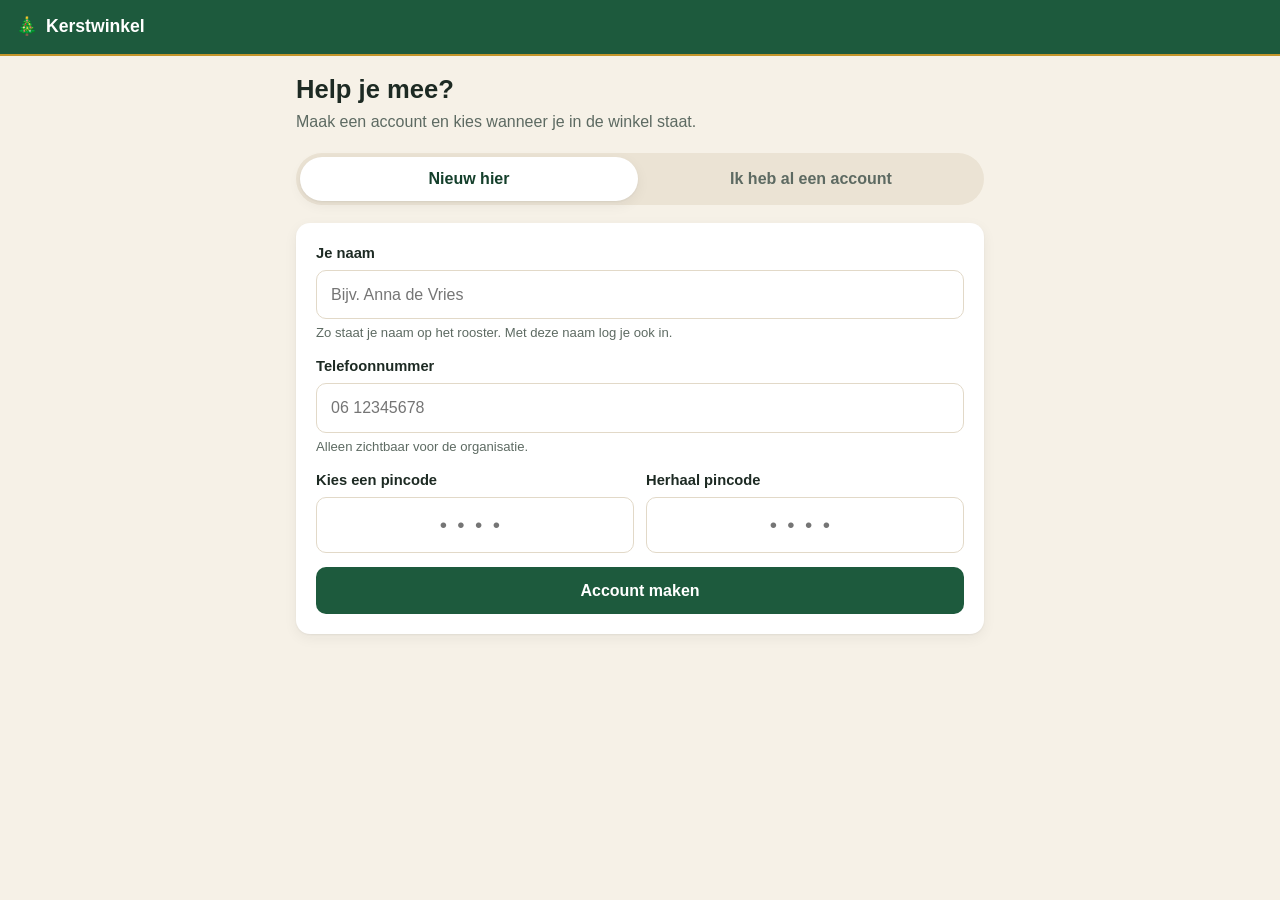
<file: index.html>
<!doctype html>
<html lang="nl">
<head>
  <meta charset="utf-8">
  <meta name="viewport" content="width=device-width, initial-scale=1, viewport-fit=cover">
  <meta name="theme-color" content="#1d5a3d">
  <title>Vrijwilligersrooster</title>
  <link rel="icon" href="data:image/svg+xml,<svg xmlns='http://www.w3.org/2000/svg' viewBox='0 0 100 100'><text y='.9em' font-size='90'>🎄</text></svg>">
  <link rel="stylesheet" href="style.css">
</head>
<body>
  <header class="topbar">
    <div class="brand">🎄 <span class="shop-name">Kerstwinkel</span></div>
    <button class="link" id="logoutBtn" hidden>Uitloggen</button>
  </header>

  <main>
    <!-- Niet ingelogd -->
    <section id="authView" hidden>
      <div class="intro">
        <h1>Help je mee?</h1>
        <p>Maak een account en kies wanneer je in de winkel staat.</p>
      </div>

      <div class="seg" role="tablist">
        <button type="button" data-auth="register" class="active">Nieuw hier</button>
        <button type="button" data-auth="login">Ik heb al een account</button>
      </div>

      <form id="registerForm" class="card" novalidate>
        <div class="form-error" hidden></div>
        <label class="field">
          <span>Je naam</span>
          <input type="text" name="name" autocomplete="name" maxlength="60" required placeholder="Bijv. Anna de Vries">
          <small>Zo staat je naam op het rooster. Met deze naam log je ook in.</small>
        </label>
        <label class="field">
          <span>Telefoonnummer</span>
          <input type="tel" name="phone" autocomplete="tel" inputmode="tel" required placeholder="06 12345678">
          <small>Alleen zichtbaar voor de organisatie.</small>
        </label>
        <div class="row">
          <label class="field">
            <span>Kies een pincode</span>
            <input type="password" name="pin" class="pin" inputmode="numeric" pattern="[0-9]{4}" maxlength="4" autocomplete="new-password" required placeholder="••••">
          </label>
          <label class="field">
            <span>Herhaal pincode</span>
            <input type="password" name="pin2" class="pin" inputmode="numeric" pattern="[0-9]{4}" maxlength="4" autocomplete="new-password" required placeholder="••••">
          </label>
        </div>
        <button class="btn block" type="submit">Account maken</button>
      </form>

      <form id="loginForm" class="card" novalidate hidden>
        <div class="form-error" hidden></div>
        <label class="field">
          <span>Je naam</span>
          <input type="text" name="name" autocomplete="username" maxlength="60" required>
        </label>
        <label class="field">
          <span>Pincode</span>
          <input type="password" name="pin" class="pin" inputmode="numeric" pattern="[0-9]{4}" maxlength="4" autocomplete="current-password" required placeholder="••••">
        </label>
        <button class="btn block" type="submit">Inloggen</button>
        <p class="note">Pincode vergeten? Vraag de organisatie om een nieuwe.</p>
      </form>
    </section>

    <!-- Ingelogd -->
    <section id="appView" hidden>
      <div class="intro">
        <h1>Hoi <span id="meName"></span> 👋</h1>
        <p>Tik op <strong>Aanmelden</strong> bij een dienst waarop je kunt helpen.</p>
      </div>

      <div class="seg" role="tablist">
        <button type="button" data-view="all" class="active">Alle diensten</button>
        <button type="button" data-view="mine">Mijn diensten <span id="mineCount"></span></button>
      </div>

      <label class="check" id="onlyOpenWrap">
        <input type="checkbox" id="onlyOpen"> Alleen diensten met nog plek
      </label>

      <div id="list" aria-live="polite"></div>
    </section>
  </main>

  <script src="config.js"></script>
  <script src="app.js"></script>
  <script>
    // Zonder deze bestanden blijft de pagina anders leeg
    if (typeof CONFIG === 'undefined' || typeof rpc === 'undefined') {
      document.body.innerHTML = '<main><div class="card" style="font-family:sans-serif;padding:20px">' +
        '<h1>Bestanden ontbreken</h1><p>config.js, app.js en style.css moeten in dezelfde map staan als deze pagina.</p></div></main>';
      throw new Error('config.js of app.js niet geladen');
    }
  </script>
  <script>
    const TOKEN_KEY = 'kw_token';
    let token = store(localStorage, TOKEN_KEY);
    let me = null;
    let shifts = [];
    let view = 'all';

    const $ = (sel) => document.querySelector(sel);

    // ---- account

    function setSession(result) {
      token = result.token;
      me = result.volunteer;
      store(localStorage, TOKEN_KEY, token);
      showApp();
    }

    function clearSession() {
      token = null;
      me = null;
      store(localStorage, TOKEN_KEY, null);
      showAuth();
    }

    function showAuth() {
      $('#appView').hidden = true;
      $('#logoutBtn').hidden = true;
      $('#authView').hidden = false;
    }

    function showApp() {
      $('#authView').hidden = true;
      $('#appView').hidden = false;
      $('#logoutBtn').hidden = false;
      $('#meName').textContent = me.name.split(' ')[0];
      load();
    }

    document.querySelectorAll('[data-auth]').forEach((b) =>
      b.addEventListener('click', () => {
        document.querySelectorAll('[data-auth]').forEach((x) => x.classList.toggle('active', x === b));
        $('#registerForm').hidden = b.dataset.auth !== 'register';
        $('#loginForm').hidden = b.dataset.auth !== 'login';
      }));

    function formError(form, message) {
      const box = form.querySelector('.form-error');
      box.textContent = message || '';
      box.hidden = !message;
    }

    async function submitWith(form, fn) {
      const btn = form.querySelector('button[type=submit]');
      formError(form, '');
      btn.disabled = true;
      try {
        await fn();
      } catch (e) {
        formError(form, e.message);
      } finally {
        btn.disabled = false;
      }
    }

    $('#registerForm').addEventListener('submit', (ev) => {
      ev.preventDefault();
      const f = ev.target;
      const d = Object.fromEntries(new FormData(f));
      if (!/^\d{4}$/.test(d.pin)) return formError(f, 'De pincode moet uit precies 4 cijfers bestaan.');
      if (d.pin !== d.pin2) return formError(f, 'De twee pincodes zijn niet hetzelfde.');
      submitWith(f, async () => {
        const res = await rpc('register_volunteer', { p_name: d.name, p_phone: d.phone, p_pin: d.pin });
        setSession(res);
        toast('Welkom! Je account is aangemaakt.');
      });
    });

    $('#loginForm').addEventListener('submit', (ev) => {
      ev.preventDefault();
      const f = ev.target;
      const d = Object.fromEntries(new FormData(f));
      submitWith(f, async () => {
        const res = await rpc('login_volunteer', { p_name: d.name, p_pin: d.pin });
        if (!res.ok) throw new Error(res.error);
        setSession(res);
      });
    });

    $('#logoutBtn').addEventListener('click', async () => {
      rpc('logout', { p_token: token }).catch(() => {});
      clearSession();
    });

    // ---- rooster

    async function load() {
      try {
        const from = new Date();
        const to = new Date(Date.now() + 120 * 864e5);
        const data = await rpc('get_schedule', { p_from: from.toISOString(), p_to: to.toISOString() });
        document.querySelectorAll('.shop-name').forEach((el) => (el.textContent = data.shop_name));
        shifts = data.shifts;
        render();
      } catch (e) {
        toast(e.message, 'error');
      }
    }

    function isMine(s) {
      return s.people.some((p) => p.id === me.id);
    }

    function render() {
      const mine = shifts.filter(isMine);
      $('#mineCount').textContent = mine.length ? `(${mine.length})` : '';
      $('#onlyOpenWrap').hidden = view === 'mine';

      let list = view === 'mine' ? mine : shifts;
      if (view === 'all' && $('#onlyOpen').checked) {
        list = list.filter((s) => isMine(s) || s.people.length < s.capacity);
      }

      if (!list.length) {
        $('#list').innerHTML = view === 'mine'
          ? `<div class="empty-state"><span class="big">🎁</span>Je hebt je nog niet aangemeld voor een dienst.</div>`
          : `<div class="empty-state"><span class="big">❄️</span>Er staan (nog) geen diensten open.</div>`;
        return;
      }

      const now = Date.now();
      let html = '';
      for (const [key, items] of groupByDay(list)) {
        html += `<section class="day"><h2>${esc(dayLabel(key))}</h2>`;
        for (const s of items) {
          const mineHere = isMine(s);
          const full = s.people.length >= s.capacity;
          const started = new Date(s.starts_at).getTime() <= now;
          const free = s.capacity - s.people.length;
          let action;
          if (mineHere) {
            action = started
              ? `<span class="cap mine">Je bent ingeroosterd</span>`
              : `<button class="btn ghost small" data-act="out" data-id="${s.id}">Afmelden</button>`;
          } else if (full) {
            action = '';
          } else {
            action = `<button class="btn small" data-act="in" data-id="${s.id}">Aanmelden</button>`;
          }
          const capClass = mineHere ? 'mine' : full ? 'full' : '';
          const capText = mineHere ? '✓ Jij komt' : full ? 'Vol' : `${free} ${free === 1 ? 'plek' : 'plekken'} vrij`;
          const people = s.people.length
            ? s.people.map((p) => (p.id === me.id ? '<strong>jij</strong>' : esc(p.name))).join(', ')
            : '<span class="empty">Nog niemand aangemeld</span>';
          html += `
            <article class="shift ${mineHere ? 'mine' : ''} ${full ? 'full' : 'open'}">
              <div class="time">${timeRange(s)}</div>
              <div class="side"><span class="cap ${capClass}">${capText}</span>${action}</div>
              <div class="label">${esc(s.label) || '&nbsp;'}</div>
              <div class="people">👥 ${people}</div>
            </article>`;
        }
        html += '</section>';
      }
      $('#list').innerHTML = html;
    }

    $('#list').addEventListener('click', async (ev) => {
      const btn = ev.target.closest('button[data-act]');
      if (!btn) return;
      const shift = shifts.find((s) => s.id === btn.dataset.id);
      const signingUp = btn.dataset.act === 'in';
      if (!signingUp && !confirm(`Afmelden voor ${dayLabel(dayKey(shift.starts_at), { relative: false })}, ${timeRange(shift)}?`)) return;
      btn.disabled = true;
      try {
        await rpc(signingUp ? 'sign_up' : 'sign_off', { p_token: token, p_shift_id: shift.id });
        toast(signingUp ? 'Je bent aangemeld. Bedankt! 🎄' : 'Je bent afgemeld.');
      } catch (e) {
        if (e.hint === 'login') return clearSession();
        toast(e.message, 'error');
      }
      load();
    });

    document.querySelectorAll('[data-view]').forEach((b) =>
      b.addEventListener('click', () => {
        view = b.dataset.view;
        document.querySelectorAll('[data-view]').forEach((x) => x.classList.toggle('active', x === b));
        render();
      }));
    $('#onlyOpen').addEventListener('change', render);

    // Bij terugkeren naar het tabblad het rooster verversen
    document.addEventListener('visibilitychange', () => {
      if (document.visibilityState === 'visible' && me) load();
    });

    // ---- start

    (async () => {
      if (!token) return showAuth();
      try {
        me = await rpc('get_me', { p_token: token });
        showApp();
      } catch (e) {
        if (e.offline) {
          toast(e.message, 'error');
          return showAuth();
        }
        clearSession();
      }
    })();
  </script>
</body>
</html>
</file>
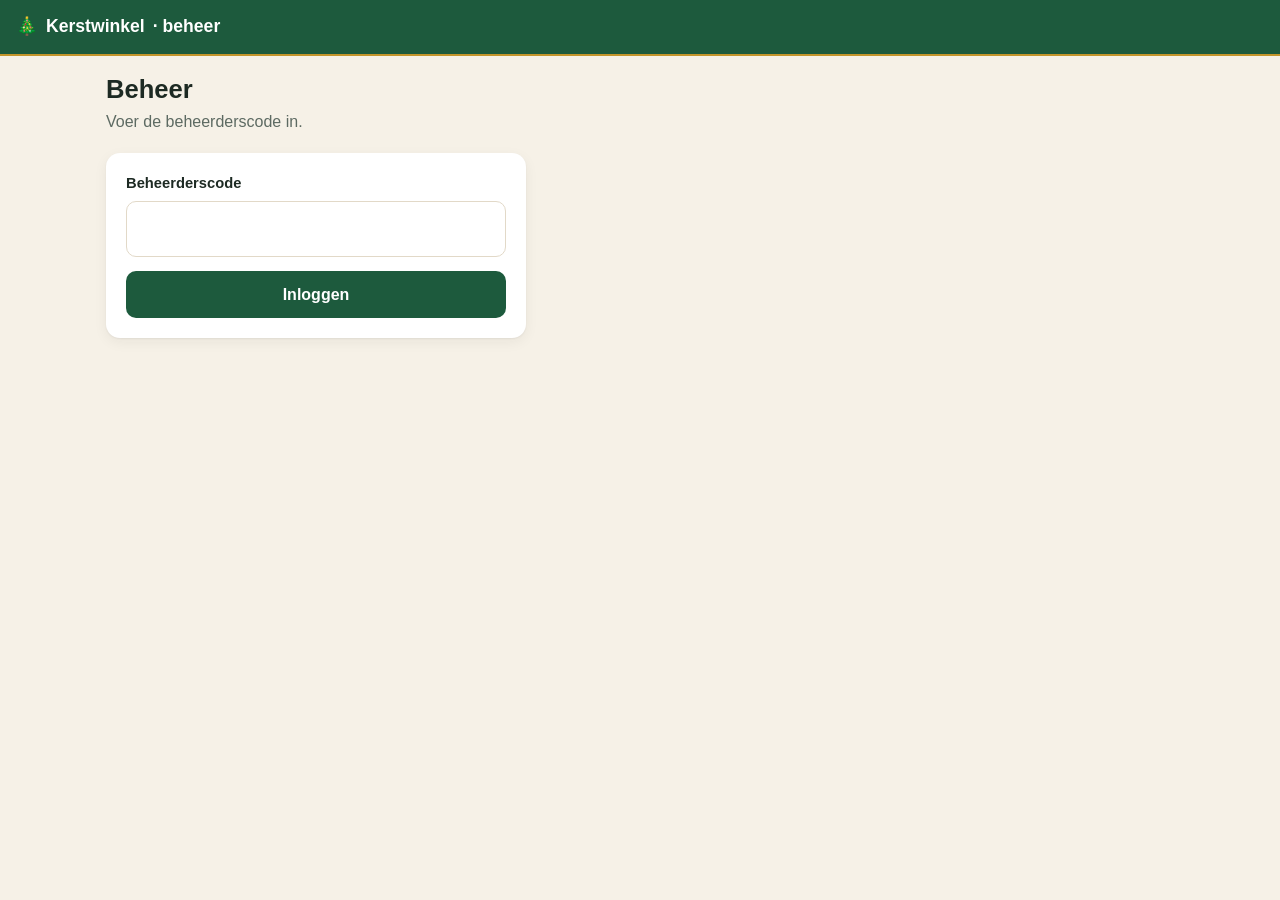
<file: beheer.html>
<!doctype html>
<html lang="nl">
<head>
  <meta charset="utf-8">
  <meta name="viewport" content="width=device-width, initial-scale=1">
  <meta name="robots" content="noindex">
  <title>Rooster · beheer</title>
  <link rel="icon" href="data:image/svg+xml,<svg xmlns='http://www.w3.org/2000/svg' viewBox='0 0 100 100'><text y='.9em' font-size='90'>🎄</text></svg>">
  <link rel="stylesheet" href="style.css">
  <style>
    .stat { color: var(--muted); font-size: .95rem; }
    .stat b { color: var(--ink); }
    .admin-shift { cursor: pointer; }
    .admin-shift:hover { box-shadow: 0 0 0 2px var(--green-soft), var(--shadow); }
    .grid-form { display: grid; grid-template-columns: repeat(4, 1fr); gap: 12px; }
    .grid-form .span2 { grid-column: span 2; }
    .grid-form .span4 { grid-column: 1 / -1; }
    @media (max-width: 720px) { .grid-form { grid-template-columns: 1fr 1fr; } }
    .preview { color: var(--muted); font-size: .9rem; align-self: center; }
  </style>
</head>
<body>
  <header class="topbar">
    <div class="brand">🎄 <span class="shop-name">Kerstwinkel</span> · beheer</div>
    <button class="link" id="logoutBtn" hidden>Uitloggen</button>
  </header>

  <main class="wide">
    <!-- inloggen -->
    <section id="loginView" hidden>
      <div class="intro"><h1>Beheer</h1><p>Voer de beheerderscode in.</p></div>
      <form id="loginForm" class="card" style="max-width:420px" novalidate>
        <div class="form-error" hidden></div>
        <label class="field">
          <span>Beheerderscode</span>
          <input type="password" name="pin" class="pin" inputmode="numeric" autocomplete="current-password" required>
        </label>
        <button class="btn block" type="submit">Inloggen</button>
      </form>
    </section>

    <section id="adminView" hidden>
      <div class="seg" style="max-width:560px">
        <button type="button" data-tab="shifts" class="active">Diensten</button>
        <button type="button" data-tab="volunteers">Vrijwilligers</button>
        <button type="button" data-tab="settings">Instellingen</button>
      </div>

      <!-- diensten -->
      <div data-panel="shifts">
        <form id="createForm" class="card" novalidate>
          <h2 style="font-size:1.15rem;margin-bottom:14px">Diensten toevoegen</h2>
          <div class="form-error" hidden></div>
          <div class="grid-form">
            <label class="field"><span>Vanaf datum</span><input type="date" name="from" required></label>
            <label class="field"><span>Tot en met</span><input type="date" name="to"><small>Leeg = één dag</small></label>
            <label class="field"><span>Begintijd</span><input type="time" name="start" required value="10:00"></label>
            <label class="field"><span>Eindtijd</span><input type="time" name="end" required value="13:00"></label>
            <label class="field span2"><span>Omschrijving (optioneel)</span><input type="text" name="label" maxlength="60" placeholder="Bijv. Kassa, Opbouwen, Ochtenddienst"></label>
            <label class="field"><span>Aantal personen</span><input type="number" name="capacity" min="1" max="100" value="4" required></label>
            <div class="field"><span>&nbsp;</span><button class="btn block" type="submit">Toevoegen</button></div>
            <div class="field span4">
              <span>Op deze dagen</span>
              <div class="weekdays" id="weekdays"></div>
            </div>
          </div>
          <p class="preview" id="createPreview"></p>
        </form>

        <div class="toolbar">
          <h2>Rooster</h2>
          <div style="display:flex;gap:12px;align-items:center;flex-wrap:wrap">
            <label class="check"><input type="checkbox" id="showPast"> Ook voorbije diensten</label>
            <button class="btn ghost small" id="exportShifts">Rooster als CSV</button>
          </div>
        </div>
        <div id="shiftList"></div>
      </div>

      <!-- vrijwilligers -->
      <div data-panel="volunteers" hidden>
        <div class="toolbar">
          <p class="stat" id="volStat"></p>
          <div style="display:flex;gap:8px;flex-wrap:wrap">
            <input type="search" id="volSearch" placeholder="Zoeken…" style="width:220px">
            <button class="btn ghost small" id="exportVols">Lijst als CSV</button>
          </div>
        </div>
        <div class="card table-wrap">
          <table>
            <thead><tr><th>Naam</th><th>Telefoon</th><th>Diensten</th><th>Aangemeld op</th><th></th></tr></thead>
            <tbody id="volRows"></tbody>
          </table>
        </div>
      </div>

      <!-- instellingen -->
      <div data-panel="settings" hidden>
        <form id="settingsForm" class="card" style="max-width:520px" novalidate>
          <div class="form-error" hidden></div>
          <label class="field"><span>Naam van de winkel</span><input type="text" name="shop_name" maxlength="60" required></label>
          <label class="field"><span>Maximaal aantal vrijwilligers</span><input type="number" name="max_volunteers" min="1" max="1000" required></label>
          <label class="field">
            <span>Nieuwe beheerderscode</span>
            <input type="password" name="new_pin" inputmode="numeric" autocomplete="new-password" placeholder="Leeg laten = niet wijzigen">
            <small>6 tot 12 cijfers.</small>
          </label>
          <button class="btn" type="submit">Opslaan</button>
        </form>
        <div class="card" style="max-width:520px;margin-top:16px">
          <h2 style="font-size:1.05rem;margin-bottom:8px">Links</h2>
          <p class="stat" style="margin:0 0 6px">Aanmelden (mobiel): <a id="linkSignup" target="_blank"></a></p>
          <p class="stat" style="margin:0">Touchscreen: <a id="linkScreen" target="_blank"></a></p>
        </div>
      </div>
    </section>
  </main>

  <!-- dienst bewerken -->
  <dialog id="shiftDialog">
    <form id="shiftForm" method="dialog" novalidate>
      <div class="dlg-head"><h2 style="font-size:1.15rem">Dienst bewerken</h2><button class="x" value="cancel" formnovalidate aria-label="Sluiten">×</button></div>
      <div class="dlg-body">
        <div class="form-error" hidden></div>
        <div class="row">
          <label class="field"><span>Datum</span><input type="date" name="date" required></label>
          <label class="field"><span>Aantal personen</span><input type="number" name="capacity" min="1" max="100" required></label>
        </div>
        <div class="row">
          <label class="field"><span>Begintijd</span><input type="time" name="start" required></label>
          <label class="field"><span>Eindtijd</span><input type="time" name="end" required></label>
        </div>
        <label class="field"><span>Omschrijving</span><input type="text" name="label" maxlength="60"></label>
        <div class="field">
          <span>Ingeroosterd</span>
          <div class="chips" id="dlgPeople"></div>
        </div>
        <div class="field" style="display:flex;gap:8px;margin-bottom:0">
          <select id="dlgAddSelect"></select>
          <button class="btn ghost" type="button" id="dlgAddBtn">Toevoegen</button>
        </div>
      </div>
      <div class="dlg-foot">
        <button class="btn danger" type="button" id="dlgDelete">Dienst verwijderen</button>
        <button class="btn" type="submit" value="save">Opslaan</button>
      </div>
    </form>
  </dialog>

  <script src="config.js"></script>
  <script src="app.js"></script>
  <script>
    const TOKEN_KEY = 'kw_admin_token';
    const WEEKDAYS = ['ma', 'di', 'wo', 'do', 'vr', 'za', 'zo'];
    let token = store(sessionStorage, TOKEN_KEY);
    let shifts = [];
    let volunteers = [];
    let settings = {};
    let editing = null;

    const $ = (sel) => document.querySelector(sel);

    function formError(form, message) {
      const box = form.querySelector('.form-error');
      box.textContent = message || '';
      box.hidden = !message;
    }

    // Voert een beheeractie uit; bij een verlopen sessie terug naar inloggen.
    async function act(fn, args = {}) {
      try {
        return await rpc(fn, { p_token: token, ...args });
      } catch (e) {
        if (e.hint === 'login') {
          logout();
          toast(e.message, 'error');
        }
        throw e;
      }
    }

    // ---- inloggen

    function logout() {
      if (token) rpc('logout', { p_token: token }).catch(() => {});
      token = null;
      store(sessionStorage, TOKEN_KEY, null);
      $('#adminView').hidden = true;
      $('#logoutBtn').hidden = true;
      $('#loginView').hidden = false;
    }

    $('#loginForm').addEventListener('submit', async (ev) => {
      ev.preventDefault();
      const f = ev.target;
      formError(f, '');
      try {
        const res = await rpc('admin_login', { p_pin: f.pin.value });
        if (!res.ok) return formError(f, res.error);
        token = res.token;
        store(sessionStorage, TOKEN_KEY, token);
        f.reset();
        start();
      } catch (e) {
        formError(f, e.message);
      }
    });
    $('#logoutBtn').addEventListener('click', logout);

    async function start() {
      try {
        await Promise.all([loadOverview(), loadShifts()]);
        $('#loginView').hidden = true;
        $('#adminView').hidden = false;
        $('#logoutBtn').hidden = false;
      } catch {
        logout();
      }
    }

    async function loadOverview() {
      const data = await act('admin_overview');
      settings = data.settings;
      volunteers = data.volunteers;
      document.querySelectorAll('.shop-name').forEach((el) => (el.textContent = settings.shop_name));
      renderVolunteers();
      renderSettings();
    }

    async function loadShifts() {
      const past = $('#showPast').checked;
      const from = new Date(Date.now() - (past ? 400 : 1) * 864e5);
      const to = new Date(Date.now() + 365 * 864e5);
      const data = await rpc('get_schedule', { p_from: from.toISOString(), p_to: to.toISOString() });
      shifts = data.shifts;
      renderShifts();
    }

    async function reloadAll() {
      await Promise.all([loadOverview(), loadShifts()]).catch((e) => toast(e.message, 'error'));
    }

    // ---- tabs

    document.querySelectorAll('[data-tab]').forEach((b) =>
      b.addEventListener('click', () => {
        document.querySelectorAll('[data-tab]').forEach((x) => x.classList.toggle('active', x === b));
        document.querySelectorAll('[data-panel]').forEach((p) => (p.hidden = p.dataset.panel !== b.dataset.tab));
      }));

    // ---- diensten toevoegen

    $('#weekdays').innerHTML = WEEKDAYS.map((d, i) =>
      `<label><input type="checkbox" value="${(i + 1) % 7}" checked> ${d}</label>`).join('');

    function selectedDates() {
      const f = $('#createForm');
      const from = f.from.value;
      const to = f.to.value || from;
      if (!from || to < from) return [];
      const days = new Set([...document.querySelectorAll('#weekdays input:checked')].map((i) => Number(i.value)));
      const out = [];
      for (let k = from; k <= to && out.length < 367; k = addDays(k, 1)) {
        if (days.has(new Date(`${k}T12:00:00Z`).getUTCDay())) out.push(k);
      }
      return out;
    }

    function updatePreview() {
      const n = selectedDates().length;
      $('#createPreview').textContent = $('#createForm').from.value
        ? (n ? `Er ${n === 1 ? 'wordt 1 dienst' : `worden ${n} diensten`} aangemaakt.` : 'Geen datums die overeenkomen met de gekozen dagen.')
        : '';
    }
    $('#createForm').addEventListener('input', updatePreview);

    $('#createForm').addEventListener('submit', async (ev) => {
      ev.preventDefault();
      const f = ev.target;
      formError(f, '');
      const dates = selectedDates();
      if (!dates.length) return formError(f, 'Kies een datum (en controleer de dagen).');
      if (!f.start.value || !f.end.value) return formError(f, 'Vul een begin- en eindtijd in.');
      const btn = f.querySelector('button[type=submit]');
      btn.disabled = true;
      try {
        const n = await act('admin_create_shifts', {
          p_dates: dates, p_start: f.start.value, p_end: f.end.value,
          p_label: f.label.value, p_capacity: Number(f.capacity.value),
        });
        toast(`${n} ${n === 1 ? 'dienst' : 'diensten'} toegevoegd.`);
        f.to.value = '';
        updatePreview();
        await loadShifts();
      } catch (e) {
        formError(f, e.message);
      } finally {
        btn.disabled = false;
      }
    });

    // ---- rooster

    function renderShifts() {
      if (!shifts.length) {
        $('#shiftList').innerHTML = `<div class="empty-state"><span class="big">📅</span>Nog geen diensten. Voeg ze hierboven toe.</div>`;
        return;
      }
      const now = Date.now();
      let html = '';
      for (const [key, items] of groupByDay(shifts)) {
        html += `<section class="day"><h2>${esc(dayLabel(key))}</h2>`;
        for (const s of items) {
          const full = s.people.length >= s.capacity;
          const past = new Date(s.ends_at).getTime() <= now;
          html += `
            <article class="shift admin-shift ${full ? 'mine' : 'open'}" data-id="${s.id}" style="${past ? 'opacity:.55' : ''}">
              <div class="time">${timeRange(s)}</div>
              <div class="side"><span class="cap ${full ? 'mine' : ''}">${s.people.length} / ${s.capacity}</span></div>
              <div class="label">${esc(s.label) || '&nbsp;'}</div>
              <div class="people">${s.people.length ? s.people.map((p) => esc(p.name)).join(', ') : '<span class="empty">Nog niemand</span>'}</div>
            </article>`;
        }
        html += '</section>';
      }
      $('#shiftList').innerHTML = html;
    }

    $('#showPast').addEventListener('change', () => loadShifts().catch((e) => toast(e.message, 'error')));
    $('#shiftList').addEventListener('click', (ev) => {
      const el = ev.target.closest('[data-id]');
      if (el) openShift(el.dataset.id);
    });

    // ---- dienst bewerken

    function openShift(id) {
      editing = shifts.find((s) => s.id === id);
      const f = $('#shiftForm');
      formError(f, '');
      f.date.value = dayKey(editing.starts_at);
      f.start.value = timeOf(editing.starts_at);
      f.end.value = timeOf(editing.ends_at);
      f.label.value = editing.label;
      f.capacity.value = editing.capacity;
      renderDialogPeople();
      $('#shiftDialog').showModal();
    }

    function renderDialogPeople() {
      const ids = new Set(editing.people.map((p) => p.id));
      $('#dlgPeople').innerHTML = editing.people.length
        ? editing.people.map((p) => `<span class="chip">${esc(p.name)}<button type="button" data-remove="${p.id}" aria-label="${esc(p.name)} verwijderen">×</button></span>`).join('')
        : '<span class="stat">Nog niemand</span>';
      const options = volunteers.filter((v) => !ids.has(v.id));
      $('#dlgAddSelect').innerHTML = `<option value="">Vrijwilliger kiezen…</option>` +
        options.map((v) => `<option value="${v.id}">${esc(v.name)}</option>`).join('');
    }

    async function refreshEditing() {
      await reloadAll();
      editing = shifts.find((s) => s.id === editing.id);
      if (editing) renderDialogPeople();
      else $('#shiftDialog').close();
    }

    $('#dlgPeople').addEventListener('click', async (ev) => {
      const b = ev.target.closest('[data-remove]');
      if (!b) return;
      try {
        await act('admin_remove_signup', { p_shift_id: editing.id, p_volunteer_id: b.dataset.remove });
        await refreshEditing();
      } catch (e) {
        formError($('#shiftForm'), e.message);
      }
    });

    $('#dlgAddBtn').addEventListener('click', async () => {
      const id = $('#dlgAddSelect').value;
      if (!id) return;
      formError($('#shiftForm'), '');
      try {
        await act('admin_add_signup', { p_shift_id: editing.id, p_volunteer_id: id });
        await refreshEditing();
      } catch (e) {
        formError($('#shiftForm'), e.message);
      }
    });

    $('#shiftForm').addEventListener('submit', async (ev) => {
      if (ev.submitter?.value !== 'save') return;
      ev.preventDefault();
      const f = ev.target;
      try {
        await act('admin_update_shift', {
          p_id: editing.id, p_date: f.date.value, p_start: f.start.value, p_end: f.end.value,
          p_label: f.label.value, p_capacity: Number(f.capacity.value),
        });
        $('#shiftDialog').close();
        toast('Dienst opgeslagen.');
        loadShifts();
      } catch (e) {
        formError(f, e.message);
      }
    });

    $('#dlgDelete').addEventListener('click', async () => {
      const n = editing.people.length;
      if (!confirm(`Deze dienst verwijderen?${n ? ` ${n} ${n === 1 ? 'persoon staat' : 'personen staan'} ingeroosterd.` : ''}`)) return;
      try {
        await act('admin_delete_shift', { p_id: editing.id });
        $('#shiftDialog').close();
        toast('Dienst verwijderd.');
        loadShifts();
      } catch (e) {
        formError($('#shiftForm'), e.message);
      }
    });

    // ---- vrijwilligers

    function renderVolunteers() {
      $('#volStat').innerHTML = `<b>${volunteers.length}</b> van maximaal <b>${settings.max_volunteers}</b> vrijwilligers geregistreerd`;
      const q = $('#volSearch').value.trim().toLowerCase();
      const list = volunteers.filter((v) => !q || v.name.toLowerCase().includes(q) || v.phone.includes(q));
      $('#volRows').innerHTML = list.length
        ? list.map((v) => `
            <tr>
              <td><strong>${esc(v.name)}</strong></td>
              <td><a href="tel:${esc(v.phone.replace(/[^0-9+]/g, ''))}">${esc(v.phone)}</a></td>
              <td>${v.shift_count}</td>
              <td>${esc(new Date(v.created_at).toLocaleDateString('nl-NL', { timeZone: TZ }))}</td>
              <td class="actions">
                <button class="btn ghost small" data-pin="${v.id}">Nieuwe pincode</button>
                <button class="btn ghost small" data-del="${v.id}" style="color:var(--red)">Verwijderen</button>
              </td>
            </tr>`).join('')
        : `<tr><td colspan="5" class="stat">Geen vrijwilligers gevonden.</td></tr>`;
    }
    $('#volSearch').addEventListener('input', renderVolunteers);

    $('#volRows').addEventListener('click', async (ev) => {
      const pinBtn = ev.target.closest('[data-pin]');
      const delBtn = ev.target.closest('[data-del]');
      const v = volunteers.find((x) => x.id === (pinBtn || delBtn)?.dataset[pinBtn ? 'pin' : 'del']);
      if (!v) return;
      try {
        if (pinBtn) {
          const pin = prompt(`Nieuwe pincode (4 cijfers) voor ${v.name}:`);
          if (pin === null) return;
          await act('admin_reset_pin', { p_id: v.id, p_pin: pin.trim() });
          toast(`Pincode van ${v.name} gewijzigd.`);
        } else {
          if (!confirm(`${v.name} verwijderen? De persoon wordt ook uit ${v.shift_count} dienst(en) gehaald.`)) return;
          await act('admin_delete_volunteer', { p_id: v.id });
          toast(`${v.name} verwijderd.`);
          await reloadAll();
        }
      } catch (e) {
        toast(e.message, 'error');
      }
    });

    // ---- CSV-export

    function downloadCsv(filename, rows) {
      const csv = rows.map((r) => r.map((c) => `"${String(c ?? '').replace(/"/g, '""')}"`).join(';')).join('\r\n');
      const a = document.createElement('a');
      a.href = URL.createObjectURL(new Blob(['﻿' + csv], { type: 'text/csv;charset=utf-8' }));
      a.download = filename;
      a.click();
      URL.revokeObjectURL(a.href);
    }

    $('#exportVols').addEventListener('click', () =>
      downloadCsv('vrijwilligers.csv', [
        ['Naam', 'Telefoon', 'Aantal diensten', 'Aangemeld op'],
        ...volunteers.map((v) => [v.name, v.phone, v.shift_count, new Date(v.created_at).toLocaleDateString('nl-NL', { timeZone: TZ })]),
      ]));

    $('#exportShifts').addEventListener('click', () =>
      downloadCsv('rooster.csv', [
        ['Datum', 'Begin', 'Eind', 'Omschrijving', 'Bezetting', 'Namen'],
        ...shifts.map((s) => [dayKey(s.starts_at), timeOf(s.starts_at), timeOf(s.ends_at), s.label,
          `${s.people.length}/${s.capacity}`, s.people.map((p) => p.name).join(', ')]),
      ]));

    // ---- instellingen

    function renderSettings() {
      const f = $('#settingsForm');
      f.shop_name.value = settings.shop_name;
      f.max_volunteers.value = settings.max_volunteers;
    }

    $('#settingsForm').addEventListener('submit', async (ev) => {
      ev.preventDefault();
      const f = ev.target;
      formError(f, '');
      try {
        await act('admin_update_settings', {
          p_shop_name: f.shop_name.value,
          p_max_volunteers: Number(f.max_volunteers.value),
          p_new_admin_pin: f.new_pin.value.trim() || null,
        });
        f.new_pin.value = '';
        toast('Instellingen opgeslagen.');
        loadOverview();
      } catch (e) {
        formError(f, e.message);
      }
    });

    const base = new URL('./', location.href).href;
    $('#linkSignup').href = $('#linkSignup').textContent = base;
    $('#linkScreen').href = $('#linkScreen').textContent = base + 'scherm.html';

    // ---- start

    if (token) start();
    else logout();
  </script>
</body>
</html>
</file>
<file: style.css>
:root {
  --bg: #f6f1e7;
  --surface: #ffffff;
  --ink: #1d2a23;
  --muted: #5d6a62;
  --line: #e2d9c8;
  --green: #1d5a3d;
  --green-dark: #143f2b;
  --green-soft: #e2efe6;
  --red: #b0281f;
  --red-soft: #f9e2df;
  --gold: #c4952b;
  --radius: 14px;
  --shadow: 0 1px 2px rgba(29, 42, 35, .06), 0 4px 14px rgba(29, 42, 35, .06);
  font-family: -apple-system, BlinkMacSystemFont, "Segoe UI", Roboto, Helvetica, Arial, sans-serif;
  color: var(--ink);
  -webkit-text-size-adjust: 100%;
}

* { box-sizing: border-box; }

body {
  margin: 0;
  background: var(--bg);
  min-height: 100vh;
  line-height: 1.45;
}

[hidden] { display: none !important; }

h1, h2, h3 { line-height: 1.2; margin: 0; }

/* ---- bovenbalk */

.topbar {
  background: var(--green);
  color: #fff;
  padding: 14px 16px;
  display: flex;
  align-items: center;
  justify-content: space-between;
  gap: 12px;
  position: sticky;
  top: 0;
  z-index: 10;
  box-shadow: 0 2px 0 var(--gold);
}
.brand { font-weight: 700; font-size: 1.1rem; display: flex; align-items: center; gap: 8px; }
.topbar .link {
  background: none;
  border: 1px solid rgba(255, 255, 255, .45);
  color: #fff;
  border-radius: 999px;
  padding: 6px 14px;
  font: inherit;
  font-size: .9rem;
  cursor: pointer;
}

main {
  max-width: 720px;
  margin: 0 auto;
  padding: 20px 16px 80px;
}
main.wide { max-width: 1100px; }

.intro h1 { font-size: 1.6rem; margin-bottom: 6px; }
.intro p { color: var(--muted); margin: 0 0 20px; }

/* ---- segmented control */

.seg {
  display: flex;
  background: #ebe3d4;
  border-radius: 999px;
  padding: 4px;
  gap: 4px;
  margin-bottom: 18px;
}
.seg button {
  flex: 1;
  border: 0;
  background: none;
  font: inherit;
  font-weight: 600;
  color: var(--muted);
  padding: 10px 12px;
  border-radius: 999px;
  cursor: pointer;
}
.seg button.active { background: var(--surface); color: var(--green-dark); box-shadow: var(--shadow); }

/* ---- formulieren */

.card {
  background: var(--surface);
  border-radius: var(--radius);
  box-shadow: var(--shadow);
  padding: 20px;
}

.field { display: block; margin-bottom: 14px; }
.field > span { display: block; font-weight: 600; font-size: .92rem; margin-bottom: 6px; }
.field small { display: block; color: var(--muted); font-size: .82rem; margin-top: 4px; }

input[type="text"], input[type="tel"], input[type="password"], input[type="number"],
input[type="date"], input[type="time"], input[type="search"], select {
  width: 100%;
  font: inherit;
  font-size: 1rem;
  padding: 12px 14px;
  border: 1.5px solid var(--line);
  border-radius: 10px;
  background: #fff;
  color: var(--ink);
}
input:focus, select:focus { outline: none; border-color: var(--green); box-shadow: 0 0 0 3px var(--green-soft); }
input.pin { letter-spacing: .5em; font-size: 1.3rem; text-align: center; font-variant-numeric: tabular-nums; }

.row { display: grid; grid-template-columns: 1fr 1fr; gap: 12px; }

.btn {
  display: inline-flex;
  align-items: center;
  justify-content: center;
  gap: 6px;
  border: 0;
  border-radius: 10px;
  padding: 12px 18px;
  font: inherit;
  font-weight: 650;
  cursor: pointer;
  background: var(--green);
  color: #fff;
  min-height: 46px;
}
.btn:hover { background: var(--green-dark); }
.btn:disabled { opacity: .55; cursor: default; }
.btn.block { width: 100%; }
.btn.ghost { background: transparent; color: var(--green-dark); border: 1.5px solid var(--line); }
.btn.ghost:hover { background: var(--green-soft); }
.btn.danger { background: var(--red); }
.btn.danger:hover { background: #8e1f18; }
.btn.small { padding: 6px 12px; min-height: 34px; font-size: .88rem; }

.form-error {
  background: var(--red-soft);
  color: var(--red);
  border-radius: 10px;
  padding: 10px 12px;
  font-size: .92rem;
  margin-bottom: 14px;
}
.note { color: var(--muted); font-size: .88rem; margin: 14px 0 0; text-align: center; }

.check { display: inline-flex; align-items: center; gap: 8px; font-size: .95rem; color: var(--muted); cursor: pointer; }
.check input { width: 18px; height: 18px; accent-color: var(--green); }

/* ---- diensten */

.day { margin-top: 26px; }
.day h2 {
  font-size: 1rem;
  text-transform: none;
  color: var(--green-dark);
  margin-bottom: 10px;
  padding-bottom: 6px;
  border-bottom: 2px solid var(--line);
}

.shift {
  background: var(--surface);
  border-radius: var(--radius);
  box-shadow: var(--shadow);
  padding: 14px 16px;
  margin-bottom: 10px;
  border-left: 5px solid var(--line);
  display: grid;
  grid-template-columns: 1fr auto;
  gap: 4px 12px;
  align-items: center;
}
.shift.open { border-left-color: var(--gold); }
.shift.mine { border-left-color: var(--green); background: linear-gradient(90deg, var(--green-soft), #fff 60%); }
.shift.full:not(.mine) { opacity: .7; }
.shift .time { font-weight: 700; font-size: 1.1rem; font-variant-numeric: tabular-nums; }
.shift .label { color: var(--muted); font-size: .92rem; }
.shift .people { grid-column: 1 / -1; font-size: .92rem; margin-top: 4px; }
.shift .people .empty { color: var(--muted); font-style: italic; }
.shift .side { grid-row: 1 / 3; grid-column: 2; display: flex; flex-direction: column; align-items: flex-end; gap: 6px; }

.cap {
  font-size: .82rem;
  font-weight: 700;
  padding: 3px 9px;
  border-radius: 999px;
  background: #f1ead9;
  color: #7a5b12;
  white-space: nowrap;
}
.cap.full { background: var(--red-soft); color: var(--red); }
.cap.mine { background: var(--green); color: #fff; }

.empty-state {
  text-align: center;
  color: var(--muted);
  padding: 40px 16px;
}
.empty-state .big { font-size: 2.4rem; display: block; margin-bottom: 8px; }

/* ---- toast */

#toast {
  position: fixed;
  left: 50%;
  bottom: 24px;
  transform: translate(-50%, 30px);
  background: var(--ink);
  color: #fff;
  padding: 12px 18px;
  border-radius: 12px;
  font-weight: 600;
  max-width: calc(100vw - 32px);
  opacity: 0;
  pointer-events: none;
  transition: opacity .2s, transform .2s;
  z-index: 100;
  box-shadow: 0 8px 24px rgba(0, 0, 0, .2);
}
#toast.show { opacity: 1; transform: translate(-50%, 0); }
#toast.ok { background: var(--green-dark); }
#toast.error { background: var(--red); }

/* ---- tabellen & dialogen (beheer) */

.table-wrap { overflow-x: auto; }
table { width: 100%; border-collapse: collapse; font-size: .95rem; }
th, td { text-align: left; padding: 10px 8px; border-bottom: 1px solid var(--line); vertical-align: middle; }
th { font-size: .8rem; text-transform: uppercase; letter-spacing: .04em; color: var(--muted); }
td.actions { text-align: right; white-space: nowrap; }

dialog {
  border: 0;
  border-radius: var(--radius);
  padding: 0;
  width: min(520px, calc(100vw - 32px));
  box-shadow: 0 20px 60px rgba(0, 0, 0, .25);
}
dialog::backdrop { background: rgba(20, 30, 25, .45); }
dialog .dlg-head { padding: 18px 20px 0; display: flex; justify-content: space-between; align-items: center; }
dialog .dlg-body { padding: 16px 20px; }
dialog .dlg-foot { padding: 0 20px 20px; display: flex; gap: 8px; justify-content: space-between; flex-wrap: wrap; }
.x { background: none; border: 0; font-size: 1.6rem; line-height: 1; cursor: pointer; color: var(--muted); }

.chips { display: flex; flex-wrap: wrap; gap: 6px; }
.chip {
  display: inline-flex;
  align-items: center;
  gap: 6px;
  background: var(--green-soft);
  color: var(--green-dark);
  border-radius: 999px;
  padding: 4px 6px 4px 12px;
  font-size: .9rem;
}
.chip button { border: 0; background: rgba(0, 0, 0, .08); border-radius: 999px; width: 22px; height: 22px; cursor: pointer; }

.weekdays { display: flex; flex-wrap: wrap; gap: 6px; }
.weekdays label {
  display: inline-flex;
  align-items: center;
  gap: 4px;
  border: 1.5px solid var(--line);
  border-radius: 999px;
  padding: 6px 12px;
  cursor: pointer;
  font-size: .92rem;
}
.weekdays input { accent-color: var(--green); }

.toolbar { display: flex; gap: 10px; flex-wrap: wrap; align-items: center; justify-content: space-between; margin: 24px 0 8px; }
.toolbar h2 { font-size: 1.2rem; }

@media (max-width: 520px) {
  .row { grid-template-columns: 1fr; }
}
</file>
